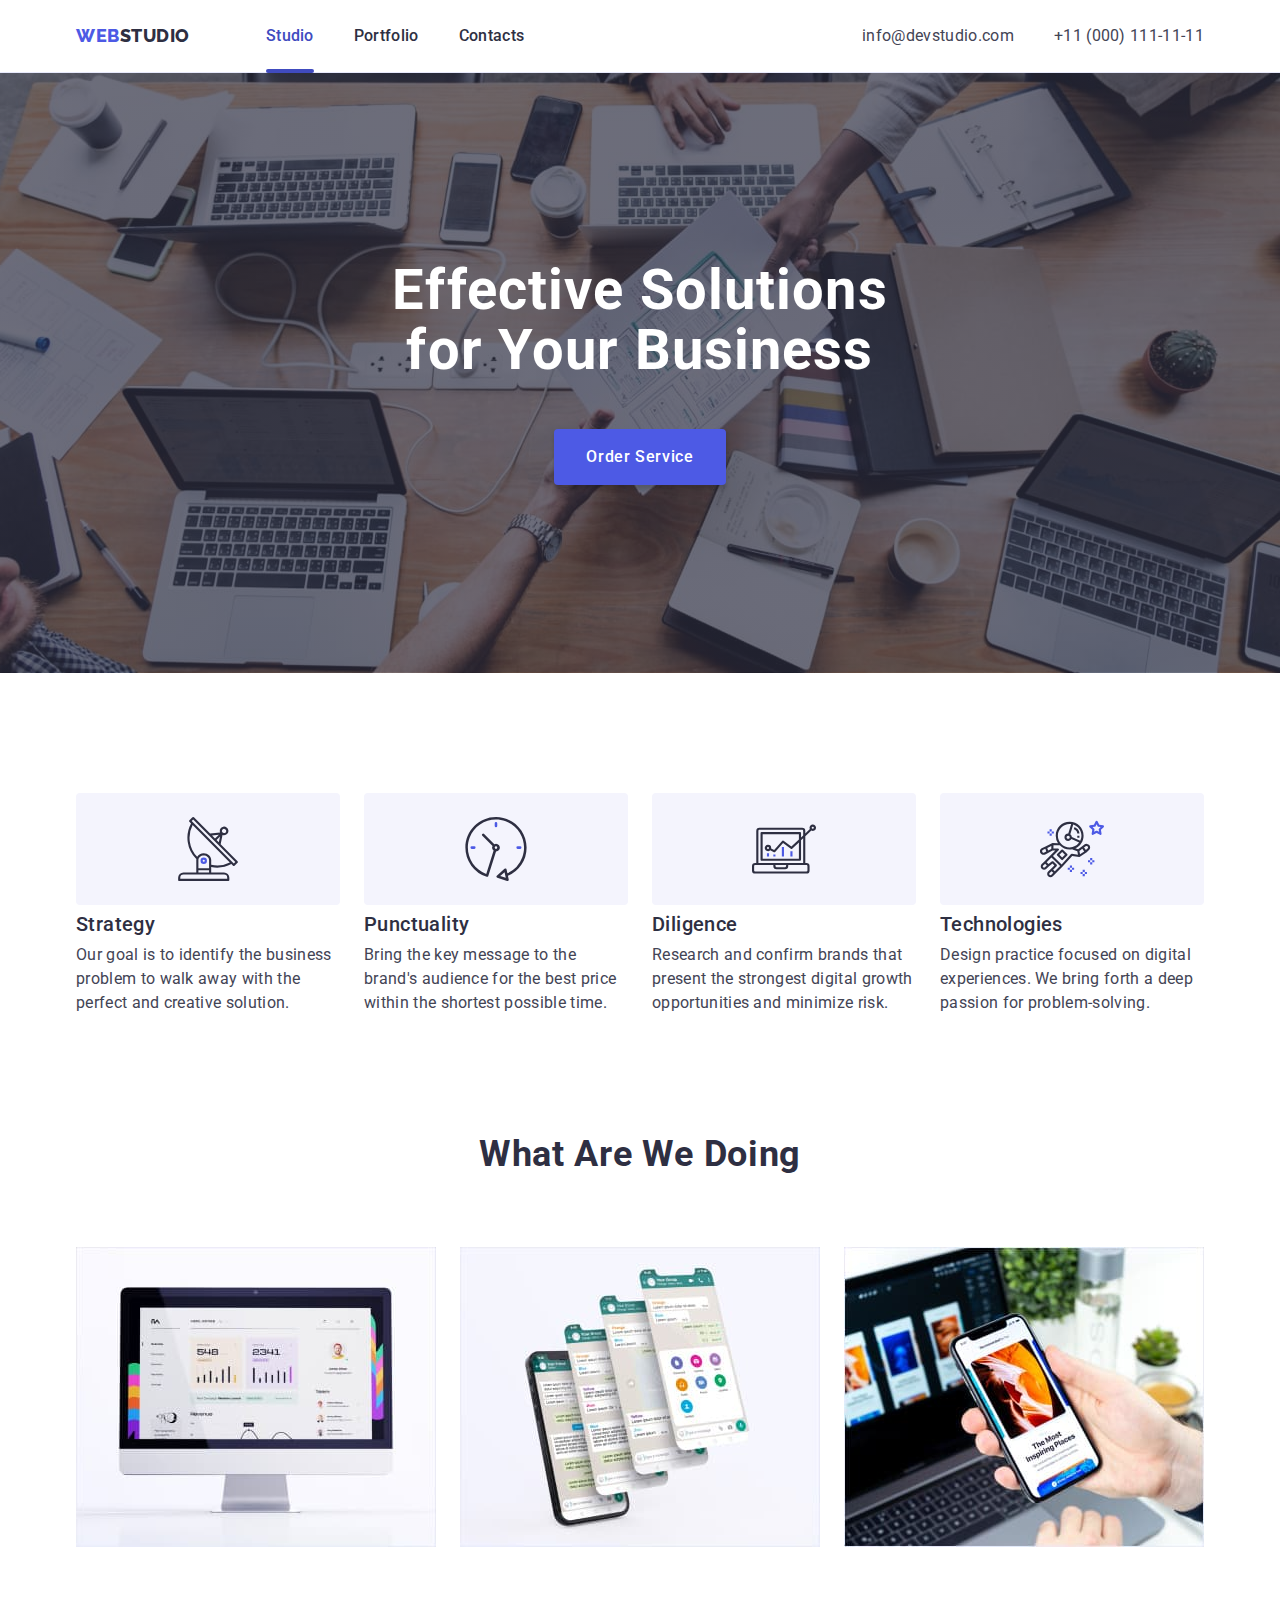
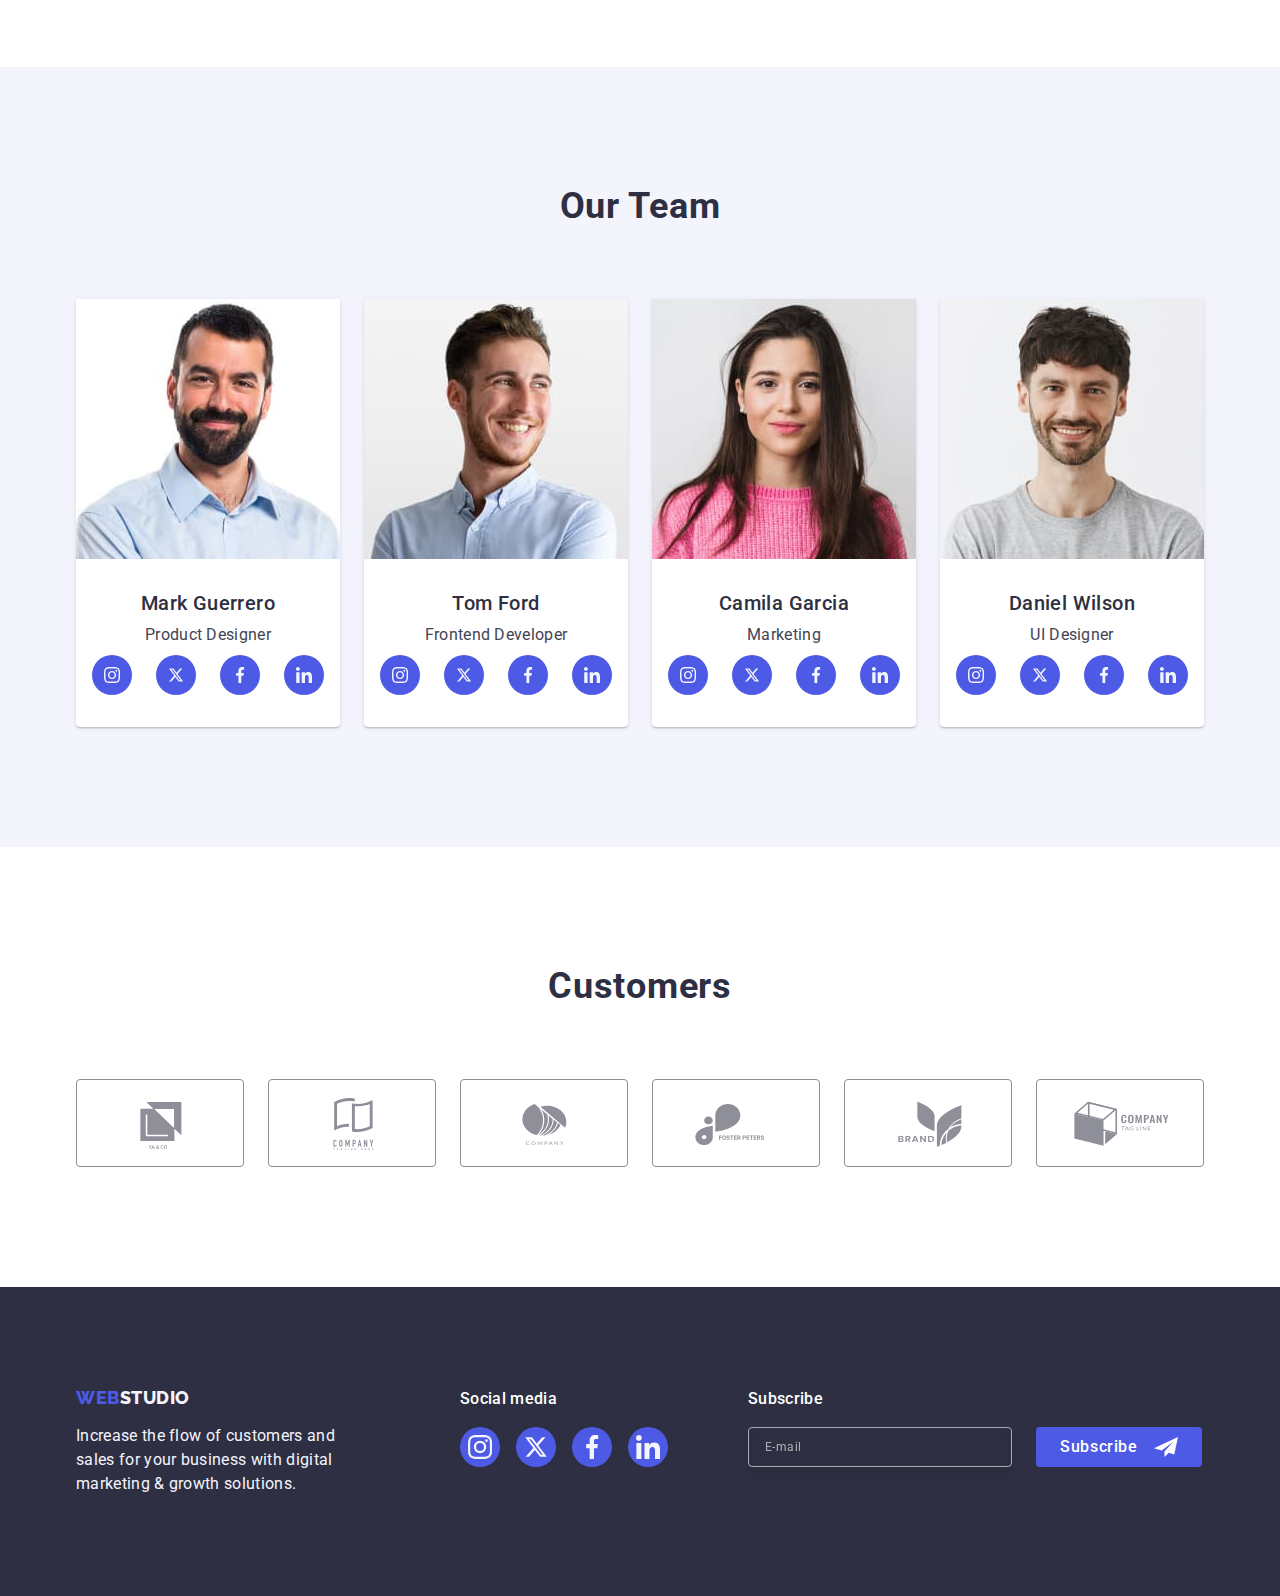
<file: index.html>
<!DOCTYPE html>
<html lang="en">
  <head>
    <meta charset="UTF-8" />
    <meta http-equiv="X-UA-Compatible" content="IE=edge" />
    <meta name="viewport" content="width=device-width, initial-scale=1.0" />
    <title>Web Studio</title>
    <link rel="shortcut icon" href="./images/Logo.svg" type="svg" />
    <link rel="preconnect" href="https://fonts.googleapis.com" />
    <link rel="preconnect" href="https://fonts.gstatic.com" crossorigin />
    <link
      href="https://fonts.googleapis.com/css2?family=Raleway:wght@800&family=Roboto:wght@400;500;700;900&display=swap"
      rel="stylesheet"
    />
    <link
      rel="stylesheet"
      href="https://cdn.jsdelivr.net/npm/modern-normalize@2.0.0/modern-normalize.min.css"
    />
    <link rel="stylesheet" href="./css/styles.css" />
    <link rel="stylesheet" href="./css/media.css" />
  </head>
  <body>
    <!--  HEADER -->

    <header class="page-header">
      <div class="container page-header-container">
        <nav class="list navigation">
          <a class="logo link" href="./index.html"
            >Web<span class="accent-logo-header">Studio</span>
          </a>
          <ul class="list header-list">
            <li class="header-item">
              <a class="header-link link linea-header" href="./index.html"
                >Studio</a
              >
            </li>
            <li class="header-item">
              <a class="header-link link" href="./portfolio.html">Portfolio</a>
            </li>
            <li class="header-item">
              <a class="header-link link" href="">Contacts</a>
            </li>
          </ul>
        </nav>
        <address class="contacts">
          <ul class="list header-list contact-list-tabl">
            <li>
              <a
                class="contact-phone-number link"
                href="mailto:info@devstudio.com"
                >info@devstudio.com</a
              >
            </li>
            <li>
              <a class="contact-phone-number link" href="tel:+110001111111"
                >+11 (000) 111-11-11</a
              >
            </li>
          </ul>
        </address>
        <button class="menu-open-btn" data-menu-open type="button">
          <svg class="modal-icon-open" width="32" height="22">
            <use href="./images/icons.svg#icon-mobile-menu"></use>
          </svg>
        </button>
      </div>
      <div class="mob-menu is-hidden" data-menu>
        <div>
          <button class="menu-close-btn" data-menu-close type="button">
            <svg class="modal-icon-close" width="8" height="8">
              <use href="./images/icons.svg#icon-close-black"></use>
            </svg>
          </button>
          <nav class="navigation-modal">
            <ul class="mob-header-list list">
              <li class="mob-header-item">
                <a
                  class="mob-activ-color mob-header-link link"
                  href="./index.html"
                  >Studio</a
                >
              </li>
              <li class="mob-header-item">
                <a class="link mob-header-link" href="./portfolio.html"
                  >Portfolio</a
                >
              </li>
              <li class="mob-header-item">
                <a class="link mob-header-link" href="">Contacts</a>
              </li>
            </ul>
          </nav>
        </div>
        <address class="mob-contacts mob-contact-nav">
          <ul class="list mob-contact-list">
            <li class="mob-contact-item-phone">
              <a class="mob-contact-phone-number link" href="tel:+110001111111"
                >+11 (000) 111-11-11</a
              >
            </li>
            <li class="mob-contact-item-email">
              <a
                class="mob-contact-email-number link"
                href="mailto:info@devstudio.com"
                >info@devstudio.com</a
              >
            </li>
          </ul>
          <ul class="mob-social-list list">
            <li class="mob-social-list-item">
              <a href="" class="mob-social-list-link">
                <svg class="mob-social-list-icon" width="24" height="24">
                  <use href="./images/icons.svg#icon-instagram"></use>
                </svg>
              </a>
            </li>
            <li class="mob-social-list-item">
              <a href="" class="mob-social-list-link">
                <svg class="mob-social-list-icon" width="24" height="24">
                  <use href="./images/icons.svg#icon-twitter"></use>
                </svg>
              </a>
            </li>
            <li class="mob-social-list-item">
              <a href="" class="mob-social-list-link">
                <svg class="mob-social-list-icon" width="24" height="24">
                  <use href="./images/icons.svg#icon-facebook"></use>
                </svg>
              </a>
            </li>
            <li class="mob-social-list-item">
              <a href="" class="mob-social-list-link">
                <svg class="mob-social-list-icon" width="24" height="24">
                  <use href="./images/icons.svg#icon-linkedin"></use>
                </svg>
              </a>
            </li>
          </ul>
        </address>
      </div>
    </header>
    <!-- HEADER -->

    <main>
      <!-- SECTION HERO -->
      <section class="section-hero">
        <div class="container hero-container">
          <h1 class="hero-title">Effective Solutions for Your Business</h1>
          <button data-modal-open class="hero-btn" type="button">
            Order Service
          </button>
        </div>
      </section>
      <!-- SECTION HERO -->

      <!-- SECTION WORK-->
      <section class="section-work">
        <div class="container">
          <h2 class="headings-h2 visually-hidden">Work</h2>
          <ul class="list work-list">
            <li class="work-cards">
              <div class="icon-container-work">
                <svg class="work-list-icon" width="64" height="64">
                  <use href="./images/icons.svg#icon-antenna"></use>
                </svg>
              </div>
              <h3 class="work-subheadings">Strategy</h3>
              <p class="work-description">
                Our goal is to identify the business problem to walk away with
                the perfect and creative solution.
              </p>
            </li>
            <li class="work-cards">
              <div class="icon-container-work">
                <svg class="work-list-icon" width="64" height="64">
                  <use href="./images/icons.svg#icon-clock"></use>
                </svg>
              </div>
              <h3 class="work-subheadings">Punctuality</h3>
              <p class="work-description">
                Bring the key message to the brand's audience for the best price
                within the shortest possible time.
              </p>
            </li>
            <li class="work-cards">
              <div class="icon-container-work">
                <svg class="work-list-icon" width="64" height="64">
                  <use href="./images/icons.svg#icon-diagram"></use>
                </svg>
              </div>
              <h3 class="work-subheadings">Diligence</h3>
              <p class="work-description">
                Research and confirm brands that present the strongest digital
                growth opportunities and minimize risk.
              </p>
            </li>
            <li class="work-cards">
              <div class="icon-container-work">
                <svg class="work-list-icon" width="64" height="64">
                  <use href="./images/icons.svg#icon-astronaut"></use>
                </svg>
              </div>
              <h3 class="work-subheadings">Technologies</h3>
              <p class="work-description">
                Design practice focused on digital experiences. We bring forth a
                deep passion for problem-solving.
              </p>
            </li>
          </ul>
        </div>
      </section>
      <!-- SECTION WORK -->

      <!-- SECTION - What are we doing -->
      <section class="section-doing">
        <div class="container">
          <h2 class="headings-h2">What are we doing</h2>
          <ul class="list processing-list">
            <li class="processing-cards">
              <img
                src="./images/our_work/img-1.jpg"
                srcset="./images/our_work/img-1-2x.jpg 2x"
                alt="Revenue"
                width="360"
                height="300"
              />
            </li>
            <li class="processing-cards">
              <img
                src="./images/our_work/img-2.jpg"
                srcset="./images/our_work/img-2-2x.jpg 2x"
                alt="Communication"
                width="360"
                height="300"
              />
            </li>
            <li class="processing-cards">
              <img
                src="./images/our_work/img-3.jpg"
                srcset="./images/our_work/img-3-2x.jpg 2x"
                alt="The Most Inspiring Places"
                width="360"
                height="300"
              />
            </li>
          </ul>
        </div>
      </section>
      <!-- SECTION - What are we doing -->

      <!-- SECTION - Our Team -->
      <section class="section-team">
        <div class="container">
          <h2 class="team-headings">Our Team</h2>
          <ul class="list team-list">
            <li class="team-cards">
              <img
                src="./images/our_team/img.jpg"
                srcset="./images/our_team/img-2x.jpg 2x"
                alt="Mark Guerrero"
                width="264"
                height="260"
              />
              <div class="team-text">
                <h3 class="team-subheadings">Mark Guerrero</h3>
                <p class="team-description">Product Designer</p>
                <ul class="social-list list">
                  <li class="social-list-item">
                    <a href="" class="social-list-link">
                      <svg class="social-list-icon" width="16" height="16">
                        <use href="./images/icons.svg#icon-instagram"></use>
                      </svg>
                    </a>
                  </li>
                  <li class="social-list-item">
                    <a href="" class="social-list-link">
                      <svg class="social-list-icon" width="16" height="16">
                        <use href="./images/icons.svg#icon-twitter"></use>
                      </svg>
                    </a>
                  </li>
                  <li class="social-list-item">
                    <a href="" class="social-list-link">
                      <svg class="social-list-icon" width="16" height="16">
                        <use href="./images/icons.svg#icon-facebook"></use>
                      </svg>
                    </a>
                  </li>
                  <li class="social-list-item">
                    <a href="" class="social-list-link">
                      <svg class="social-list-icon" width="16" height="16">
                        <use href="./images/icons.svg#icon-linkedin"></use>
                      </svg>
                    </a>
                  </li>
                </ul>
              </div>
            </li>
            <li class="team-cards">
              <img
                src="./images/our_team/img(1).jpg"
                srcset="./images/our_team/img(1)-2x.jpg 2x"
                alt="Tom Ford"
                width="264"
                height="260"
              />
              <div class="team-text">
                <h3 class="team-subheadings">Tom Ford</h3>
                <p class="team-description">Frontend Developer</p>
                <ul class="social-list list">
                  <li class="social-list-item">
                    <a href="" class="social-list-link">
                      <svg class="social-list-icon" width="16" height="16">
                        <use href="./images/icons.svg#icon-instagram"></use>
                      </svg>
                    </a>
                  </li>
                  <li class="social-list-item">
                    <a href="" class="social-list-link">
                      <svg class="social-list-icon" width="16" height="16">
                        <use href="./images/icons.svg#icon-twitter"></use>
                      </svg>
                    </a>
                  </li>
                  <li class="social-list-item">
                    <a href="" class="social-list-link">
                      <svg class="social-list-icon" width="16" height="16">
                        <use href="./images/icons.svg#icon-facebook"></use>
                      </svg>
                    </a>
                  </li>
                  <li class="social-list-item">
                    <a href="" class="social-list-link">
                      <svg class="social-list-icon" width="16" height="16">
                        <use href="./images/icons.svg#icon-linkedin"></use>
                      </svg>
                    </a>
                  </li>
                </ul>
              </div>
            </li>
            <li class="team-cards">
              <img
                src="./images/our_team/img(2).jpg"
                srcset="./images/our_team/img(2)-2x.jpg 2x"
                alt="Camila Garcia"
                width="264"
                height="260"
              />
              <div class="team-text">
                <h3 class="team-subheadings">Camila Garcia</h3>
                <p class="team-description">Marketing</p>
                <ul class="social-list list">
                  <li class="social-list-item">
                    <a href="" class="social-list-link">
                      <svg class="social-list-icon" width="16" height="16">
                        <use href="./images/icons.svg#icon-instagram"></use>
                      </svg>
                    </a>
                  </li>
                  <li class="social-list-item">
                    <a href="" class="social-list-link">
                      <svg class="social-list-icon" width="16" height="16">
                        <use href="./images/icons.svg#icon-twitter"></use>
                      </svg>
                    </a>
                  </li>
                  <li class="social-list-item">
                    <a href="" class="social-list-link">
                      <svg class="social-list-icon" width="16" height="16">
                        <use href="./images/icons.svg#icon-facebook"></use>
                      </svg>
                    </a>
                  </li>
                  <li class="social-list-item">
                    <a href="" class="social-list-link">
                      <svg class="social-list-icon" width="16" height="16">
                        <use href="./images/icons.svg#icon-linkedin"></use>
                      </svg>
                    </a>
                  </li>
                </ul>
              </div>
            </li>
            <li class="team-cards">
              <img
                src="./images/our_team/img(3).jpg"
                srcset="./images/our_team/img(3)-2x.jpg 2x"
                alt="Daniel Wilson"
                width="264"
                height="260"
              />
              <div class="team-text">
                <h3 class="team-subheadings">Daniel Wilson</h3>
                <p class="team-description">UI Designer</p>
                <ul class="social-list list">
                  <li class="social-list-item">
                    <a href="" class="social-list-link">
                      <svg class="social-list-icon" width="16" height="16">
                        <use href="./images/icons.svg#icon-instagram"></use>
                      </svg>
                    </a>
                  </li>
                  <li class="social-list-item">
                    <a href="" class="social-list-link">
                      <svg class="social-list-icon" width="16" height="16">
                        <use href="./images/icons.svg#icon-twitter"></use>
                      </svg>
                    </a>
                  </li>
                  <li class="social-list-item">
                    <a href="" class="social-list-link">
                      <svg class="social-list-icon" width="16" height="16">
                        <use href="./images/icons.svg#icon-facebook"></use>
                      </svg>
                    </a>
                  </li>
                  <li class="social-list-item">
                    <a href="" class="social-list-link">
                      <svg class="social-list-icon" width="16" height="16">
                        <use href="./images/icons.svg#icon-linkedin"></use>
                      </svg>
                    </a>
                  </li>
                </ul>
              </div>
            </li>
          </ul>
        </div>
      </section>
      <!-- SECTION - Our Team -->

      <!-- SECTION - CUSTOMERS -->
      <section class="section-customers">
        <div class="container">
          <h2 class="headings-h2">Customers</h2>
          <ul class="customers-list list">
            <li class="customers-item">
              <a href="" class="customers-link link">
                <svg class="customers-icon" width="104" height="56">
                  <use href="./images/icons.svg#icon-company_1"></use>
                </svg>
              </a>
            </li>
            <li class="customers-item">
              <a href="" class="customers-link link">
                <svg class="customers-icon" width="104" height="56">
                  <use href="./images/icons.svg#icon-company_2"></use>
                </svg>
              </a>
            </li>
            <li class="customers-item">
              <a href="" class="customers-link link">
                <svg class="customers-icon" width="104" height="56">
                  <use href="./images/icons.svg#icon-company_3"></use>
                </svg>
              </a>
            </li>
            <li class="customers-item">
              <a href="" class="customers-link link">
                <svg class="customers-icon" width="104" height="56">
                  <use href="./images/icons.svg#icon-company_4"></use>
                </svg>
              </a>
            </li>
            <li class="customers-item">
              <a href="" class="customers-link link">
                <svg class="customers-icon" width="104" height="56">
                  <use href="./images/icons.svg#icon-company_5"></use>
                </svg>
              </a>
            </li>
            <li class="customers-item">
              <a href="" class="customers-link link">
                <svg class="customers-icon" width="104" height="56">
                  <use href="./images/icons.svg#icon-company_6"></use>
                </svg>
              </a>
            </li>
          </ul>
        </div>
      </section>
      <!-- /SECTION - CUSTOMERS -->
    </main>

    <!-- FOOTER -->
    <footer class="footer-page">
      <div class="container footer-flex">
        <div class="footer-logo-container">
          <a class="logo-footer link" href="./index.html"
            >Web<span class="accent-logo-footer">Studio</span>
          </a>
          <p class="footer-description">
            Increase the flow of customers and sales for your business with
            digital marketing & growth solutions.
          </p>
        </div>
        <div class="social-footer">
          <p class="social-media-heading-input">Social media</p>
          <ul class="media-list list">
            <li class="media-list-item">
              <a href="" class="media-list-link">
                <svg class="media-list-icon" width="24" height="24">
                  <use href="./images/icons.svg#icon-instagram"></use>
                </svg>
              </a>
            </li>
            <li class="media-list-item">
              <a href="" class="media-list-link">
                <svg class="media-list-icon" width="24" height="24">
                  <use href="./images/icons.svg#icon-twitter"></use>
                </svg>
              </a>
            </li>
            <li class="media-list-item">
              <a href="" class="media-list-link">
                <svg class="media-list-icon" width="24" height="24">
                  <use href="./images/icons.svg#icon-facebook"></use>
                </svg>
              </a>
            </li>
            <li class="media-list-item">
              <a href="" class="media-list-link">
                <svg class="media-list-icon" width="24" height="24">
                  <use href="./images/icons.svg#icon-linkedin"></use>
                </svg>
              </a>
            </li>
          </ul>
        </div>
        <div class="input-footer">
          <p class="social-media-heading-input">Subscribe</p>
          <form class="form-footer">
            <label class="label-footer">
              <input
                class="input-footer-form"
                type="email"
                name="user-email"
                placeholder="E-mail"
              />
            </label>
            <button class="btn-footer-form" type="submit">
              Subscribe
              <svg class="icon-footer-form" width="24" height="24">
                <use href="./images/icons.svg#icon-send"></use>
              </svg>
            </button>
          </form>
        </div>
      </div>
    </footer>
    <!-- // FOOTER -->

    <!-- ---------------MODAL--------------------  -->
    <div class="backdrop is-hidden" data-modal>
      <div class="modal">
        <button class="modal-close-btn" data-modal-close type="button">
          <svg class="modal-btn-icon" width="8" height="8">
            <use href="./images/icons.svg#icon-close-black"></use>
          </svg>
        </button>
        <p class="modal-title">Leave your contacts and we will call you back</p>
        <form class="modal-form">
          <div class="modal-container">
            <label for="user-name" class="input-text">Name</label>
            <div class="input-wrap">
              <input
                class="modal-input"
                type="text"
                name="user-name"
                id="user-name"
              />
              <svg class="modal-icon" width="18" height="24">
                <use href="./images/icons.svg#icon-person-modal"></use>
              </svg>
            </div>
          </div>

          <div class="modal-container">
            <label for="phone-name" class="input-text">Phone</label>
            <div class="input-wrap">
              <input
                class="modal-input"
                type="tel"
                name="phone-name"
                id="phone-name"
                required
              />
              <svg class="modal-icon" width="18" height="24">
                <use href="./images/icons.svg#icon-phone-modal"></use>
              </svg>
            </div>
          </div>
          <div class="modal-container">
            <label for="email-name" class="input-text">Email</label>
            <div class="input-wrap">
              <input
                class="modal-input"
                type="email"
                name="email-name"
                id="email-name"
                required
              />
              <svg class="modal-icon" width="18" height="24">
                <use href="./images/icons.svg#icon-email-modal"></use>
              </svg>
            </div>
          </div>
          <div class="moda-field-textarea">
            <label for="user-comment" class="input-text">Comment </label>
            <textarea
              class="modal-textarea"
              name="user-comment"
              id="user-comment"
              placeholder="Text input"
              required
            ></textarea>
          </div>
          <div class="modal-field-checkbox">
            <input
              type="checkbox"
              name="user-privacy"
              id="user-privacy"
              class="input-check visually-hidden"
              value="true"
            />
            <label for="user-privacy" class="check-text">
              <span class="check-span">
                <svg class="check-icon" width="10" height="8">
                  <use href="./images/icons.svg#icon-vector"></use>
                </svg> </span
              >I accept the terms and conditions of the
              <a class="link privacy-link" href="">Privacy Policy</a>
            </label>
          </div>
          <button class="modal-btn" type="submit">Send</button>
        </form>
      </div>
    </div>
    <!-- ---------------MODAL--------------------  -->
    <script src="./js/modal.js"></script>
    <script src="./js/mobile-menu.js" type="module"></script>
  </body>
</html>
</file>
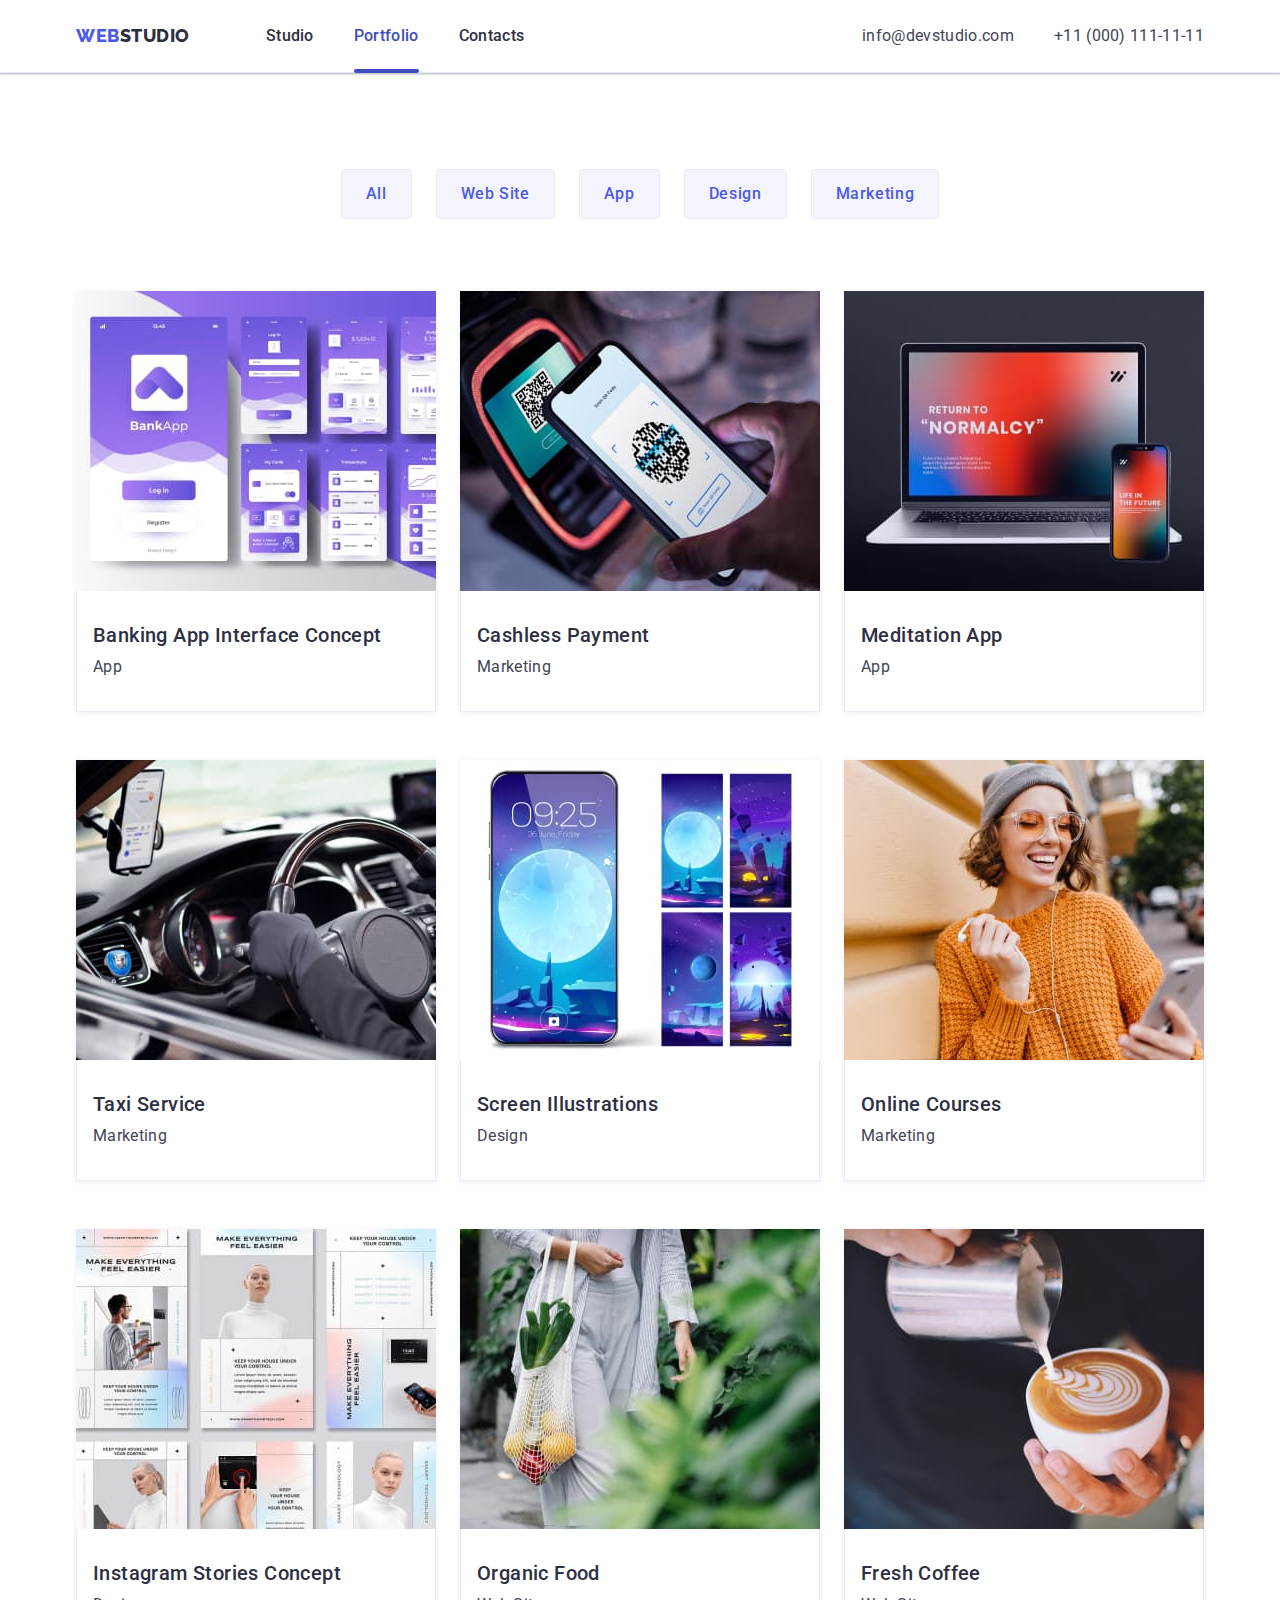
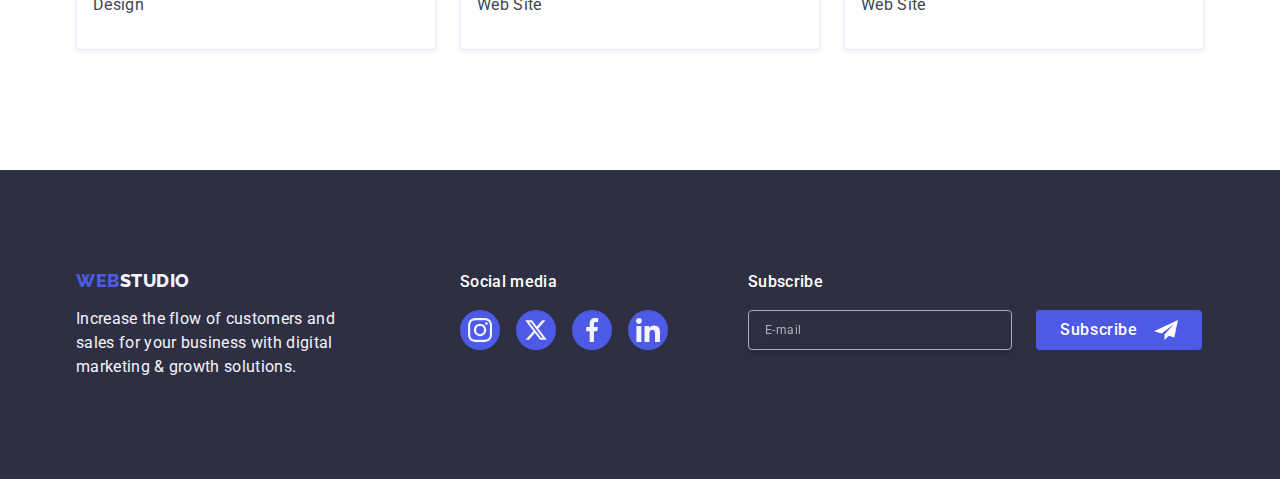
<file: portfolio.html>
<!DOCTYPE html>
<html lang="en">
  <head>
    <meta charset="UTF-8" />
    <meta http-equiv="X-UA-Compatible" content="IE=edge" />
    <meta name="viewport" content="width=device-width, initial-scale=1.0" />
    <title>Portfolio</title>
    <link rel="shortcut icon" href="./images/Logo.svg" type="image/svg" />
    <link rel="preconnect" href="https://fonts.googleapis.com" />
    <link rel="preconnect" href="https://fonts.gstatic.com" crossorigin />
    <link
      href="https://fonts.googleapis.com/css2?family=Raleway:wght@800&family=Roboto:wght@400;500;700;900&display=swap"
      rel="stylesheet"
    />
    <link
      rel="stylesheet"
      href="https://cdn.jsdelivr.net/npm/modern-normalize@2.0.0/modern-normalize.min.css"
    />
    <link rel="stylesheet" href="./css/styles.css" />
    <link rel="stylesheet" href="./css/media.css" />
  </head>
  <body>
    <!--  HEADER -->
    <header class="page-header">
      <div class="container page-header-container">
        <nav class="list navigation">
          <a class="logo link" href="./index.html"
            >Web<span class="accent-logo-header">Studio</span>
          </a>
          <ul class="list header-list">
            <li class="header-item">
              <a class="header-link link" href="./index.html">Studio</a>
            </li>
            <li class="header-item">
              <a class="header-link link linea-header" href="./portfolio.html"
                >Portfolio</a
              >
            </li>
            <li class="header-item">
              <a class="header-link link" href="">Contacts</a>
            </li>
          </ul>
        </nav>
        <address class="contacts">
          <ul class="list header-list contact-list-tabl">
            <li>
              <a
                class="contact-phone-number link"
                href="mailto:info@devstudio.com"
                >info@devstudio.com</a
              >
            </li>
            <li>
              <a class="contact-phone-number link" href="tel:+110001111111"
                >+11 (000) 111-11-11</a
              >
            </li>
          </ul>
        </address>
        <button class="menu-open-btn" data-menu-open type="button">
          <svg class="modal-icon-open" width="32" height="22">
            <use href="./images/icons.svg#icon-mobile-menu"></use>
          </svg>
        </button>
      </div>
      <div class="mob-menu is-hidden" data-menu>
        <div>
          <button class="menu-close-btn" data-menu-close type="button">
            <svg class="modal-icon-close" width="8" height="8">
              <use href="./images/icons.svg#icon-close-black"></use>
            </svg>
          </button>
          <nav class="navigation-modal">
            <ul class="mob-header-list list">
              <li class="mob-header-item">
                <a class="mob-header-link link" href="./index.html">Studio</a>
              </li>
              <li class="mob-header-item">
                <a
                  class="link mob-header-link mob-activ-color"
                  href="./portfolio.html"
                  >Portfolio</a
                >
              </li>
              <li class="mob-header-item">
                <a class="link mob-header-link" href="">Contacts</a>
              </li>
            </ul>
          </nav>
        </div>
        <address class="mob-contacts mob-contact-nav">
          <ul class="list mob-contact-list">
            <li class="mob-contact-item-phone">
              <a class="mob-contact-phone-number link" href="tel:+110001111111"
                >+11 (000) 111-11-11</a
              >
            </li>
            <li class="mob-contact-item-email">
              <a
                class="mob-contact-email-number link"
                href="mailto:info@devstudio.com"
                >info@devstudio.com</a
              >
            </li>
          </ul>
          <ul class="mob-social-list list">
            <li class="mob-social-list-item">
              <a href="" class="mob-social-list-link">
                <svg class="mob-social-list-icon" width="24" height="24">
                  <use href="./images/icons.svg#icon-instagram"></use>
                </svg>
              </a>
            </li>
            <li class="mob-social-list-item">
              <a href="" class="mob-social-list-link">
                <svg class="mob-social-list-icon" width="24" height="24">
                  <use href="./images/icons.svg#icon-twitter"></use>
                </svg>
              </a>
            </li>
            <li class="mob-social-list-item">
              <a href="" class="mob-social-list-link">
                <svg class="mob-social-list-icon" width="24" height="24">
                  <use href="./images/icons.svg#icon-facebook"></use>
                </svg>
              </a>
            </li>
            <li class="mob-social-list-item">
              <a href="" class="mob-social-list-link">
                <svg class="mob-social-list-icon" width="24" height="24">
                  <use href="./images/icons.svg#icon-linkedin"></use>
                </svg>
              </a>
            </li>
          </ul>
        </address>
      </div>
    </header>
    <!-- HEDER -->
    <!--  MAIN -->
    <main>
      <section class="navigation-page">
        <div class="container">
          <h1 class="visually-hidden">Page-navigation</h1>
          <ul class="list navigation-list">
            <li>
              <button class="btn-portfolio" type="button">All</button>
            </li>
            <li>
              <button class="btn-portfolio" type="button">Web Site</button>
            </li>
            <li>
              <button class="btn-portfolio" type="button">App</button>
            </li>
            <li>
              <button class="btn-portfolio" type="button">Design</button>
            </li>
            <li>
              <button class="btn-portfolio" type="button">Marketing</button>
            </li>
          </ul>
          <ul class="list portfolio-list">
            <li class="portfolio-cards">
              <a class="link portfolio-link" href="">
                <div class="overley-position">
                  <picture>
                    <source
                      srcset="
                        ./images/page2/img-des-1x.jpg 1x,
                        ./images/page2/img-des-2x.jpg 2x
                      "
                      media="(min-width: 1200px)"
                    />
                    <source
                      srcset="
                        ./images/page2/img-tab-1x.jpg 1x,
                        ./images/page2/img-tab-2x.jpg 2x
                      "
                      media="(min-width: 768px)"
                    />
                    <source
                      srcset="
                        ./images/page2/img-mob-1x.jpg 1x,
                        ./images/page2/img-mob-2x.jpg 2x
                      "
                      media="(min-width: 428px)"
                    />
                    <img src="./images/page2/img-mob-1x.jpg" alt="productos" />
                  </picture>
                  <p class="overley-cards">
                    14 Stylish and User-Friendly App Design Concepts · Task
                    Manager App · Calorie Tracker App · Exotic Fruit Ecommerce
                    App · Cloud Storage App
                  </p>
                </div>
                <div class="portfolio-text-cards">
                  <h2 class="portfolio-subheadings">
                    Banking App Interface Concept
                  </h2>
                  <p class="portfolio-description">App</p>
                </div>
              </a>
            </li>
            <li class="portfolio-cards">
              <a class="link portfolio-link" href="">
                <div class="overley-position">
                  <picture>
                    <source
                      srcset="
                        ./images/page2/img-1-des-1x.jpg 1x,
                        ./images/page2/img-1-des-2x.jpg 2x
                      "
                      media="(min-width: 1200px)"
                    />
                    <source
                      srcset="
                        ./images/page2/img-1-tab-1x.jpg 1x,
                        ./images/page2/img-1-tab-2x.jpg 2x
                      "
                      media="(min-width: 768px)"
                    />
                    <source
                      srcset="
                        ./images/page2/img-1-mob-1x.jpg 1x,
                        ./images/page2/img-1-mob-2x.jpg 2x
                      "
                      media="(min-width: 428px)"
                    />
                    <img
                      src="./images/page2/img-1-mob-1x.jpg"
                      alt="productos"
                    />
                  </picture>
                  <p class="overley-cards">
                    14 Stylish and User-Friendly App Design Concepts · Task
                    Manager App · Calorie Tracker App · Exotic Fruit Ecommerce
                    App · Cloud Storage App
                  </p>
                </div>
                <div class="portfolio-text-cards">
                  <h2 class="portfolio-subheadings">Cashless Payment</h2>
                  <p class="portfolio-description">Marketing</p>
                </div>
              </a>
            </li>
            <li class="portfolio-cards">
              <a class="link portfolio-link" href="">
                <div class="overley-position">
                  <picture>
                    <source
                      srcset="
                        ./images/page2/img-2-des-1x.jpg 1x,
                        ./images/page2/img-2-des-2x.jpg 2x
                      "
                      media="(min-width: 1200px)"
                    />
                    <source
                      srcset="
                        ./images/page2/img-2-tab-1x.jpg 1x,
                        ./images/page2/img-2-tab-2x.jpg 2x
                      "
                      media="(min-width: 768px)"
                    />
                    <source
                      srcset="
                        ./images/page2/img-2-mob-1x.jpg 1x,
                        ./images/page2/img-2-mob-2x.jpg 2x
                      "
                      media="(min-width: 428px)"
                    />
                    <img
                      src="./images/page2/img-2-mob-1x.jpg"
                      alt="productos"
                    />
                  </picture>

                  <p class="overley-cards">
                    14 Stylish and User-Friendly App Design Concepts · Task
                    Manager App · Calorie Tracker App · Exotic Fruit Ecommerce
                    App · Cloud Storage App
                  </p>
                </div>
                <div class="portfolio-text-cards">
                  <h2 class="portfolio-subheadings">Meditation App</h2>
                  <p class="portfolio-description">App</p>
                </div>
              </a>
            </li>
            <li class="portfolio-cards">
              <a class="link portfolio-link" href="">
                <div class="overley-position">
                  <picture>
                    <source
                      srcset="
                        ./images/page2/img-3-des-1x.jpg 1x,
                        ./images/page2/img-3-des-2x.jpg 2x
                      "
                      media="(min-width: 1200px)"
                    />
                    <source
                      srcset="
                        ./images/page2/img-3-tab-1x.jpg 1x,
                        ./images/page2/img-3-tab-2x.jpg 2x
                      "
                      media="(min-width: 768px)"
                    />
                    <source
                      srcset="
                        ./images/page2/img-3-mob-1x.jpg 1x,
                        ./images/page2/img-3-mob-2x.jpg 2x
                      "
                      media="(min-width: 428px)"
                    />
                    <img
                      src="./images/page2/img-3-mob-1x.jpg"
                      alt="productos"
                    />
                  </picture>
                  <p class="overley-cards">
                    14 Stylish and User-Friendly App Design Concepts · Task
                    Manager App · Calorie Tracker App · Exotic Fruit Ecommerce
                    App · Cloud Storage App
                  </p>
                </div>
                <div class="portfolio-text-cards">
                  <h2 class="portfolio-subheadings">Taxi Service</h2>
                  <p class="portfolio-description">Marketing</p>
                </div></a
              >
            </li>
            <li class="portfolio-cards">
              <a class="link portfolio-link" href="">
                <div class="overley-position">
                  <picture>
                    <source
                      srcset="
                        ./images/page2/img-4-des-1x.jpg 1x,
                        ./images/page2/img-4-des-2x.jpg 2x
                      "
                      media="(min-width: 1200px)"
                    />
                    <source
                      srcset="
                        ./images/page2/img-4-tab-1x.jpg 1x,
                        ./images/page2/img-4-tab-2x.jpg 2x
                      "
                      media="(min-width: 768px)"
                    />
                    <source
                      srcset="
                        ./images/page2/img-4-mob-1x.jpg 1x,
                        ./images/page2/img-4-mob-2x.jpg 2x
                      "
                      media="(min-width: 428px)"
                    />
                    <img
                      src="./images/page2/img-4-mob-1x.jpg"
                      alt="productos"
                    />
                  </picture>
                  <p class="overley-cards">
                    14 Stylish and User-Friendly App Design Concepts · Task
                    Manager App · Calorie Tracker App · Exotic Fruit Ecommerce
                    App · Cloud Storage App
                  </p>
                </div>
                <div class="portfolio-text-cards">
                  <h2 class="portfolio-subheadings">Screen Illustrations</h2>
                  <p class="portfolio-description">Design</p>
                </div></a
              >
            </li>
            <li class="portfolio-cards">
              <a class="link portfolio-link" href="">
                <div class="overley-position">
                  <picture>
                    <source
                      srcset="
                        ./images/page2/img-5-des-1x.jpg 1x,
                        ./images/page2/img-5-des-2x.jpg 2x
                      "
                      media="(min-width: 1200px)"
                    />
                    <source
                      srcset="
                        ./images/page2/img-5-tab-1x.jpg 1x,
                        ./images/page2/img-5-tab-2x.jpg 2x
                      "
                      media="(min-width: 768px)"
                    />
                    <source
                      srcset="
                        ./images/page2/img-5-mob-1x.jpg 1x,
                        ./images/page2/img-5-mob-2x.jpg 2x
                      "
                      media="(min-width: 428px)"
                    />
                    <img
                      src="./images/page2/img-5-mob-1x.jpg"
                      alt="productos"
                    />
                  </picture>
                  <p class="overley-cards">
                    14 Stylish and User-Friendly App Design Concepts · Task
                    Manager App · Calorie Tracker App · Exotic Fruit Ecommerce
                    App · Cloud Storage App
                  </p>
                </div>
                <div class="portfolio-text-cards">
                  <h2 class="portfolio-subheadings">Online Courses</h2>
                  <p class="portfolio-description">Marketing</p>
                </div></a
              >
            </li>
            <li class="portfolio-cards">
              <a class="link portfolio-link" href="">
                <div class="overley-position">
                  <picture>
                    <source
                      srcset="
                        ./images/page2/img-6-des-1x.jpg 1x,
                        ./images/page2/img-6-des-2x.jpg 2x
                      "
                      media="(min-width: 1200px)"
                    />
                    <source
                      srcset="
                        ./images/page2/img-6-tab-1x.jpg 1x,
                        ./images/page2/img-6-tab-2x.jpg 2x
                      "
                      media="(min-width: 768px)"
                    />
                    <source
                      srcset="
                        ./images/page2/img-6-mob-1x.jpg 1x,
                        ./images/page2/img-6-mob-2x.jpg 2x
                      "
                      media="(min-width: 428px)"
                    />
                    <img
                      src="./images/page2/img-6-mob-1x.jpg"
                      alt="productos"
                    />
                  </picture>
                  <p class="overley-cards">
                    14 Stylish and User-Friendly App Design Concepts · Task
                    Manager App · Calorie Tracker App · Exotic Fruit Ecommerce
                    App · Cloud Storage App
                  </p>
                </div>
                <div class="portfolio-text-cards">
                  <h2 class="portfolio-subheadings">
                    Instagram Stories Concept
                  </h2>
                  <p class="portfolio-description">Design</p>
                </div></a
              >
            </li>
            <li class="portfolio-cards">
              <a class="link portfolio-link" href="">
                <div class="overley-position">
                  <picture>
                    <source
                      srcset="
                        ./images/page2/img-7-des-1x.jpg 1x,
                        ./images/page2/img-7-des-2x.jpg 2x
                      "
                      media="(min-width: 1200px)"
                    />
                    <source
                      srcset="
                        ./images/page2/img-7-tab-1x.jpg 1x,
                        ./images/page2/img-7-tab-2x.jpg 2x
                      "
                      media="(min-width: 768px)"
                    />
                    <source
                      srcset="
                        ./images/page2/img-7-mob-1x.jpg 1x,
                        ./images/page2/img-7-mob-2x.jpg 2x
                      "
                      media="(min-width: 428px)"
                    />
                    <img
                      src="./images/page2/img-7-mob-1x.jpg"
                      alt="productos"
                    />
                  </picture>
                  <p class="overley-cards">
                    14 Stylish and User-Friendly App Design Concepts · Task
                    Manager App · Calorie Tracker App · Exotic Fruit Ecommerce
                    App · Cloud Storage App
                  </p>
                </div>
                <div class="portfolio-text-cards">
                  <h2 class="portfolio-subheadings">Organic Food</h2>
                  <p class="portfolio-description">Web Site</p>
                </div></a
              >
            </li>
            <li class="portfolio-cards">
              <a class="link portfolio-link" href="">
                <div class="overley-position">
                  <picture>
                    <source
                      srcset="
                        ./images/page2/img-8-des-1x.jpg 1x,
                        ./images/page2/img-8-des-2x.jpg 2x
                      "
                      media="(min-width: 1200px)"
                    />
                    <source
                      srcset="
                        ./images/page2/img-8-tab-1x.jpg 1x,
                        ./images/page2/img-8-tab-2x.jpg 2x
                      "
                      media="(min-width: 768px)"
                    />
                    <source
                      srcset="
                        ./images/page2/img-8-mob-1x.jpg 1x,
                        ./images/page2/img-8-mob-2x.jpg 2x
                      "
                      media="(min-width: 428px)"
                    />
                    <img
                      src="./images/page2/img-8-mob-1x.jpg"
                      alt="productos"
                    />
                  </picture>
                  <p class="overley-cards">
                    14 Stylish and User-Friendly App Design Concepts · Task
                    Manager App · Calorie Tracker App · Exotic Fruit Ecommerce
                    App · Cloud Storage App
                  </p>
                </div>
                <div class="portfolio-text-cards">
                  <h2 class="portfolio-subheadings">Fresh Coffee</h2>
                  <p class="portfolio-description">Web Site</p>
                </div></a
              >
            </li>
          </ul>
        </div>
      </section>
    </main>

    <!--   FOOTER -->
    <footer class="footer-page">
      <div class="container footer-flex">
        <div class="footer-logo-container">
          <a class="logo-footer link" href="./index.html"
            >Web<span class="accent-logo-footer">Studio</span>
          </a>
          <p class="footer-description">
            Increase the flow of customers and sales for your business with
            digital marketing & growth solutions.
          </p>
        </div>
        <div class="social-footer">
          <p class="social-media-heading-input">Social media</p>
          <ul class="media-list list">
            <li class="media-list-item">
              <a href="" class="media-list-link">
                <svg class="media-list-icon" width="24" height="24">
                  <use href="./images/icons.svg#icon-instagram"></use>
                </svg>
              </a>
            </li>
            <li class="media-list-item">
              <a href="" class="media-list-link">
                <svg class="media-list-icon" width="24" height="24">
                  <use href="./images/icons.svg#icon-twitter"></use>
                </svg>
              </a>
            </li>
            <li class="media-list-item">
              <a href="" class="media-list-link">
                <svg class="media-list-icon" width="24" height="24">
                  <use href="./images/icons.svg#icon-facebook"></use>
                </svg>
              </a>
            </li>
            <li class="media-list-item">
              <a href="" class="media-list-link">
                <svg class="media-list-icon" width="24" height="24">
                  <use href="./images/icons.svg#icon-linkedin"></use>
                </svg>
              </a>
            </li>
          </ul>
        </div>
        <div class="input-footer">
          <p class="social-media-heading-input">Subscribe</p>
          <form class="form-footer">
            <label class="label-footer">
              <input
                class="input-footer-form"
                type="email"
                name="user-email"
                placeholder="E-mail"
              />
            </label>
            <button class="btn-footer-form" type="submit">
              Subscribe
              <svg class="icon-footer-form" width="24" height="24">
                <use href="./images/icons.svg#icon-send"></use>
              </svg>
            </button>
          </form>
        </div>
      </div>
    </footer>
    <script src="./js/mobile-menu.js" type="module"></script>
  </body>
</html>
</file>
<file: css/styles.css>
:root {
  --primary-font: "Roboto", sans-serif;
  --secondary-font: "Raleway", sans-serif;
  --white-background: #ffffff;
  --primary-brand: #4d5ae5;
  --pressed-state: #404bbf;
  --body-text-color: #434455;
  --dark-color: #2e2f42;
  --light-background-color: #f4f4fd;
  --border-cards: #e7e9fc;
  --hover-footer: #31d0aa;
  --icon-customers: #8e8f99;
  --white-modal: #fcfcfc;
}
h1,
h2,
h3,
h4,
p {
  margin: 0;
}
img {
  display: block;
  max-width: 100%;
}
button {
  cursor: pointer;
}
.visually-hidden {
  position: absolute;
  width: 1px;
  height: 1px;
  margin: -1px;
  border: 0;
  padding: 0;
  white-space: nowrap;
  clip-path: inset(100%);
  clip: rect(0 0 0 0);
  overflow: hidden;
}
.link {
  text-decoration: none;
}
.list {
  list-style: none;
}
ul {
  list-style-type: none;
  margin: 0;
  padding-left: 0;
}
body {
  font-family: var(--primary-font);
  color: var(--body-text-color);
  background-color: var(--white-background);
}
.container {
  width: 100%;
  margin: 0 auto;
  padding-left: 15px;
  padding-right: 15px;
}
.section-work,
.section-team,
.section-customers {
  padding-top: 96px;
  padding-bottom: 96px;
}

/* ==========--------HEADER================== */

.page-header {
  border-bottom: 1px solid var(--border-cards);
  box-shadow: 0px 1px 6px 0px rgba(46, 47, 66, 0.08),
    0px 1px 1px 0px rgba(46, 47, 66, 0.16),
    0px 2px 1px 0px rgba(46, 47, 66, 0.08);
}
.page-header-container {
  display: flex;
  align-items: center;
  justify-content: space-between;
}
.logo {
  font-family: var(--secondary-font);
  font-weight: 800;
  font-size: 18px;
  line-height: 1.17;
  letter-spacing: 0.03em;
  text-transform: uppercase;
  color: var(--primary-brand);
  margin-right: 76px;
  transition: color 250ms cubic-bezier(0.4, 0, 0.2, 1);
}
.logo:hover,
.logo:focus {
  color: var(--pressed-state);
}
.accent-logo-header {
  color: var(--dark-color);
}
.header-list {
  display: none;
}
.menu-open-btn {
  display: inline-flex;
  border: none;
  background: none;
  stroke: var(--dark-color);
  padding-top: 24px;
  padding-bottom: 24px;
}
.mob-menu {
  position: fixed;
  top: 0;
  left: 0;
  z-index: 2;
  width: 100%;
  height: 100%;
  background-color: var(--white-background);
  padding: 80px 24px 40px 40px;
  display: flex;
  flex-direction: column;
  justify-content: space-between;
  pointer-events: visible;
}
.menu-close-btn {
  position: absolute;
  display: flex;
  width: 24px;
  height: 24px;
  right: 24px;
  top: 24px;
  border-radius: 50%;
  background-color: var(--border-cards);
  border: 1px solid rgba(0, 0, 0, 0.1);
  align-items: center;
  justify-content: center;
}
.mob-header-list {
  display: flex;
  flex-direction: column;
  gap: 40px;
  pointer-events: visible;
}

.mob-header-link {
  font-family: var(--primary-font);
  font-size: 36px;
  font-weight: 700;
  line-height: 1.11;
  letter-spacing: 0.02em;
  text-transform: capitalize;
  color: var(--dark-color);
}
.mob-activ-color.link {
  color: var(--pressed-state);
}
.mob-contact-list {
  display: flex;
  flex-direction: column;
  gap: 40px;
  margin-bottom: 48px;
}
.mob-contact-phone-number {
  font-family: var(--primary-font);
  font-weight: 700;
  font-size: 36px;
  font-style: normal;
  line-height: 1.11;
  letter-spacing: 0.02em;
  text-transform: capitalize;
  color: var(--primary-brand);
}
.mob-contact-email-number {
  font-family: var(--primary-font);
  font-weight: 500;
  font-size: 20px;
  line-height: 1.2;
  font-style: normal;
  color: var(--body-text-color);
}
.mob-social-list {
  display: flex;
  gap: 56px;
  align-items: center;
}
.mob-social-list-item {
  width: 40px;
  height: 40px;
  background-color: var(--primary-brand);
  border-radius: 50%;
  display: flex;
  justify-content: center;
  align-items: center;
}
.mob-social-list-link {
  display: flex;
  border-radius: 50%;
  justify-content: center;
  align-items: center;
  transition: background-color 250ms cubic-bezier(0.4, 0, 0.2, 1);
}
.mob-social-list-icon {
  fill: var(--white-background);
}
/* ====================== /HEADER =====================*/

/* ================== HERO===================== */

.section-hero {
  background-color: var(--dark-color);
  padding-top: 112px;
  padding-bottom: 112px;
  margin: 0 auto;
  background-position: center;
  background-size: cover;
  background-repeat: no-repeat;
  background-image: linear-gradient(
      rgba(46, 47, 66, 0.7),
      rgba(46, 47, 66, 0.7)
    ),
    url("../images/hero/hero_background_mob.jpg");
}

@media (min-device-pixel-ratio: 2),
  (min-resolution: 192dpi),
  (min-resolution: 2dppx) {
  .section-hero {
    background-image: linear-gradient(
        rgba(46, 47, 66, 0.7),
        rgba(46, 47, 66, 0.7)
      ),
      url("../images/hero/hero_background_mob_2x.jpg");
  }
}

.hero-container {
  display: flex;
  align-items: center;
  flex-direction: column;
}
.hero-title {
  font-family: var(--primary-font);
  font-size: 36px;
  line-height: 1.11;
  text-align: center;
  letter-spacing: 0.02em;
  color: var(--white-background);
  max-width: 320px;
  margin-bottom: 72px;
}
.hero-btn {
  font-family: var(--primary-font);
  font-weight: 500;
  font-size: 16px;
  line-height: 1.5;
  letter-spacing: 0.04em;
  color: var(--white-background);
  border-radius: 4px;
  border: transparent;
  background-color: var(--primary-brand);
  box-shadow: 0px 4px 4px 0px rgba(0, 0, 0, 0.15);
  padding: 16px 32px;
  min-width: 169px;
  transition: background-color 250ms cubic-bezier(0.4, 0, 0.2, 1);
}
.hero-btn:hover,
.hero-btn:focus {
  background-color: var(--pressed-state);
  color: var(--white-background);
}

/* ================== /HERO===================== */

/* ======================SECTION WORK ====================== */

.work-list {
  display: flex;
  flex-wrap: wrap;
  justify-content: center;
  gap: 72px;
}

.icon-container-work {
  display: none;
}

.work-subheadings {
  font-family: var(--primary-font);
  font-weight: 700;
  font-size: 36px;
  line-height: 1.11;
  letter-spacing: 0.02em;
  color: var(--dark-color);
  margin-bottom: 8px;
  text-align: center;
}

.work-description {
  font-family: var(--primary-font);
  font-weight: 500;
  font-size: 16px;
  line-height: 1.5;
  letter-spacing: 0.02em;
  color: var(--body-text-color);
}

/* ====================/SECTION WORK ====================== */

/* ====================What are we doing ====================== */
.section-doing {
  display: none;
}
.headings-h2 {
  font-family: var(--primary-font);
  font-size: 36px;
  line-height: 1.11;
  letter-spacing: 0.02em;
  text-align: center;
  text-transform: capitalize;
  color: var(--dark-color);
  margin-bottom: 72px;
}
/* ====================/What are we doing ====================== */

/* ================== Our TEAM===================== */
.section-team {
  background-color: var(--light-background-color);
}
.team-headings {
  font-family: var(--primary-font);
  font-size: 36px;
  line-height: 1.11;
  letter-spacing: 0.02em;
  text-align: center;
  text-transform: capitalize;
  color: var(--dark-color);
  margin-bottom: 72px;
}

.team-list {
  display: flex;
  flex-wrap: wrap;
  gap: 72px;
  justify-content: center;
}

.team-cards {
  background-color: var(--white-background);
  border-radius: 0px 0px 4px 4px;
  background: var(--white, #fff);
  box-shadow: 0px 2px 1px 0px rgba(46, 47, 66, 0.08),
    0px 1px 1px 0px rgba(46, 47, 66, 0.16),
    0px 1px 6px 0px rgba(46, 47, 66, 0.08);
}
.team-text {
  padding: 32px 0;
}

.team-subheadings {
  font-family: var(--primary-font);
  font-weight: 500;
  font-size: 20px;
  line-height: 1.2;
  letter-spacing: 0.02em;
  color: var(--dark-color);
  text-align: center;
  margin-bottom: 8px;
}
.team-description {
  font-family: var(--primary-font);
  font-size: 16px;
  line-height: 1.5;
  letter-spacing: 0.02em;
  color: var(--body-text-color);
  text-align: center;
}

.social-list {
  display: flex;
  gap: 24px;
  flex-wrap: wrap;
  justify-content: center;
  margin-top: 8px;
}

.social-list-link {
  width: 40px;
  height: 40px;
  display: flex;
  justify-content: center;
  align-items: center;
  background-color: var(--primary-brand);
  border-radius: 50%;
  transition: background-color 250ms cubic-bezier(0.4, 0, 0.2, 1);
}
.social-list-icon {
  fill: var(--light-background-color);
}

.social-list-item :hover,
.social-list-item :focus {
  background-color: var(--pressed-state);
}

/* ================== /Our TEAM===================== */

/* ================== CUSTOMERS===================== */

.customers-list {
  display: flex;
  flex-wrap: wrap;
  align-items: center;
  justify-content: center;
  column-gap: 16px;
  row-gap: 72px;
}
.customers-list :hover,
.customers-list :focus {
  color: var(--pressed-state);
  border-color: var(--pressed-state);
}

.customers-link {
  width: 190px;
  height: 88px;
  display: flex;
  align-items: center;
  justify-content: center;
  border-radius: 4px;
  border: 1px solid var(--icon-customers);
  color: var(--icon-customers);
  transition: border-color 250ms cubic-bezier(0.4, 0, 0.2, 1),
    color 250ms cubic-bezier(0.4, 0, 0.2, 1);
}

.customers-icon {
  fill: currentColor;
}

/* ================== /CUSTOMERS===================== */

/* ======================FOOTER==================== */
.footer-page {
  background-color: var(--dark-color);
  padding-top: 96px;
  padding-bottom: 96px;
}
.footer-flex {
  display: flex;
  flex-direction: column;
}
.footer-logo-container {
  display: flex;
  flex-direction: column;
  flex-wrap: wrap;
  align-items: center;
  margin-bottom: 72px;
}
.logo-footer {
  font-family: var(--secondary-font);
  font-weight: 800;
  font-size: 18px;
  line-height: 1.17;
  letter-spacing: 0.03em;
  text-transform: uppercase;
  color: var(--primary-brand);
  display: inline-block;
  margin-bottom: 16px;
  transition: color 250ms cubic-bezier(0.4, 0, 0.2, 1);
}
.accent-logo-footer {
  color: var(--light-background-color);
}
.footer-description {
  font-family: var(--primary-font);
  font-size: 16px;
  line-height: 1.5;
  letter-spacing: 0.02em;
  color: var(--light-background-color);
  max-width: 268px;
}
.social-footer {
  display: flex;
  flex-direction: column;
  align-items: center;
  margin-bottom: 72px;
}

.social-media-heading-input {
  font-family: var(--primary-font);
  font-weight: 500;
  font-size: 16px;
  line-height: 1.5;
  letter-spacing: 0.02em;
  color: var(--white-background);
  margin-bottom: 16px;
}
.media-list {
  display: flex;
  gap: 16px;
}

.media-list-link {
  width: 40px;
  height: 40px;
  display: flex;
  justify-content: center;
  align-items: center;
  fill: var(--white-background);
  background-color: var(--primary-brand);
  border-radius: 50%;
  transition: background-color 250ms cubic-bezier(0.4, 0, 0.2, 1);
}
.media-list-link:hover,
.media-list-link:focus {
  background-color: var(--hover-footer);
}
.media-list-icon {
  fill: var(--light-background-color);
}

.input-footer {
  display: flex;
  flex-direction: column;
  align-items: center;
  text-align: center;
}

.input-footer-form {
  width: 398px;
  height: 40px;
  font-family: var(--primary-font);
  font-size: 12px;
  line-height: 1.5;
  letter-spacing: 0.04em;
  padding-left: 16px;
  border-radius: 4px;
  background-color: transparent;
  border: 1px solid var(--white-background);
  box-shadow: 0px 4px 4px 0px rgba(0, 0, 0, 0.15);
  color: var(--white-background);
  outline: none;
  filter: drop-shadow(0px 4px 4px rgba(0, 0, 0, 0.15));
  opacity: 0.6;
}
.input-footer-form::placeholder {
  font-family: var(--primary-font);
  font-size: 12px;
  line-height: 2;
  letter-spacing: 0.04em;
  color: var(--white-background);
}

.btn-footer-form {
  font-family: var(--primary-font);
  font-weight: 500;
  min-width: 165px;
  height: 40px;
  font-size: 16px;
  line-height: 1.5;
  letter-spacing: 0.04em;
  color: var(--white-background);
  background-color: var(--primary-brand);
  display: inline-flex;
  padding: 8px 24px;
  justify-content: center;
  align-items: center;
  gap: 16px;
  border-radius: 4px;
  border: none;
  margin-top: 16px;
}
.icon-footer-form {
  fill: var(--white-background);
}

/* ======================/ FOOTER ==================== */

/* ===================PORTFOLIO=============== */
.navigation-page {
  padding-bottom: 120px;
  padding-top: 96px;
}

.navigation-list {
  display: flex;
  flex-wrap: wrap;
  gap: 24px;
  margin-bottom: 48px;
}

.btn-portfolio {
  font-family: var(--primary-font);
  font-weight: 500;
  font-size: 16px;
  line-height: 1.5;
  letter-spacing: 0.04em;
  color: var(--primary-brand);
  background-color: var(--light-background-color);
  padding: 12px 24px;
  border-radius: 4px;
  border: 1px solid var(--border-cards);
  transition: color 250ms cubic-bezier(0.4, 0, 0.2, 1),
    background-color 250ms cubic-bezier(0.4, 0, 0.2, 1),
    border-color 250ms cubic-bezier(0.4, 0, 0.2, 1),
    box-shadow 250ms cubic-bezier(0.4, 0, 0.2, 1);
}

.btn-portfolio:hover,
.btn-portfolio:focus {
  color: var(--white-background);
  background: var(--pressed-state);
  border: 1px solid transparent;
  box-shadow: 0px 3px 1px rgba(0, 0, 0, 0.1), 0px 2px 1px rgba(0, 0, 0, 0.08),
    0px 2px 2px rgba(0, 0, 0, 0.12);
}
.portfolio-list {
  display: flex;
  flex-wrap: wrap;
  row-gap: 48px;
  justify-content: space-between;
}

.portfolio-link {
  display: block;
  box-shadow: 0px 1px 6px 0px rgba(46, 47, 66, 0.08);
  transition: box-shadow 250ms cubic-bezier(0.4, 0, 0.2, 1);
}
.portfolio-link:hover,
.portfolio-link:focus {
  box-shadow: 0px 2px 1px 0px rgba(46, 47, 66, 0.08),
    0px 1px 1px 0px rgba(46, 47, 66, 0.16),
    0px 1px 6px 0px rgba(46, 47, 66, 0.08);
}
.overley-position {
  position: relative;
  overflow: hidden;
}

.overley-cards {
  position: absolute;
  width: 100%;
  height: 100%;
  top: 0;
  font-family: var(--primary-font);
  font-size: 16px;
  line-height: 1.5;
  letter-spacing: 0.02em;
  color: var(--light-background-color);
  padding: 40px 32px;
  left: 0;
  transform: translateY(100%);
  background-color: var(--primary-brand);
  transform: translateY(100%);
  transition: transform 250ms cubic-bezier(0.4, 0, 0.2, 1);
}
.portfolio-link:hover .overley-cards,
.portfolio-link:focus .overley-cards {
  transform: translateY(0);
}

.portfolio-text-cards {
  padding: 32px 16px;
  border: 1px solid var(--border-cards);
  border-top: none;
  transition: box-shadow 250ms cubic-bezier(0.4, 0, 0.2, 1);
}

.portfolio-subheadings {
  font-family: var(--primary-font);
  font-weight: 500;
  font-size: 20px;
  line-height: 1.2;
  letter-spacing: 0.02em;
  color: var(--dark-color);
  margin-bottom: 8px;
}

.portfolio-description {
  font-family: var(--primary-font);
  font-size: 16px;
  line-height: 1.5;
  letter-spacing: 0.02em;
  color: var(--body-text-color);
}

/* ===================PORTFOLIO=============== */

/* ===================MODAL=============== */
.backdrop {
  position: fixed;
  top: 0%;
  width: 100%;
  height: 100%;
  background-color: #2e2f4266;
  transition: opacity 250ms cubic-bezier(0.4, 0, 0.2, 1),
    visibility 250ms cubic-bezier(0.4, 0, 0.2, 1);
}

.modal {
  padding: 72px 24px 24px;
  width: 408px;
  min-height: 584px;
  background: var(--white-modal);
  border-radius: 4px;
  position: absolute;
  top: 50%;
  left: 50%;
  transform: translate(-50%, -50%) scale(1);
  transition: transform 250ms cubic-bezier(0.4, 0, 0.2, 1);

  box-shadow: 0px 1px 1px rgba(0, 0, 0, 0.14), 0px 1px 3px rgba(0, 0, 0, 0.12),
    0px 2px 1px rgba(0, 0, 0, 0.2);
}

.modal-close-btn {
  position: absolute;
  display: flex;
  width: 24px;
  height: 24px;
  top: 24px;
  right: 24px;
  border-radius: 50%;
  padding: 0;
  background-color: var(--border-cards);
  border: 1px solid rgba(0, 0, 0, 0.1);
  align-items: center;
  justify-content: center;
  transition: background-color 250ms cubic-bezier(0.4, 0, 0.2, 1),
    border 250ms cubic-bezier(0.4, 0, 0.2, 1);
}
.modal-close-btn:hover,
.modal-close-btn:focus {
  background-color: var(--pressed-state);
  fill: var(--white-background);
  border: none;
}
.modal-btn-icon {
  transition: fill 250ms cubic-bezier(0.4, 0, 0.2, 1);
}

.is-hidden {
  opacity: 0;
  visibility: hidden;
  pointer-events: none;
}

.modal-title {
  font-family: var(--primary-font);
  font-weight: 500;
  font-size: 16px;
  line-height: 1.5;
  text-align: center;
  letter-spacing: 0.02em;
  color: var(--dark-color);
  margin-bottom: 16px;
}
.modal-form {
  display: flex;
  flex-direction: column;
}

.modal-container {
  margin-bottom: 8px;
}

.input-text {
  display: block;
  font-family: var(--primary-font);
  font-size: 12px;
  line-height: 1.17;
  letter-spacing: 0.04em;
  color: var(--icon-customers);
  margin-bottom: 4px;
}

.input-wrap {
  position: relative;
}

.modal-input {
  width: 100%;
  height: 40px;
  border: 1px solid rgba(46, 47, 66, 0.4);
  border-radius: 4px;
  background-color: transparent;
  padding-left: 38px;
  outline: transparent;
  transition: border-color 250ms cubic-bezier(0.4, 0, 0.2, 1);
}
.modal-input:focus {
  border-color: var(--primary-brand);
}

.modal-icon {
  position: absolute;
  left: 16px;
  top: 50%;
  transform: translateY(-50%);
  transition: fill 250ms cubic-bezier(0.4, 0, 0.2, 1);
}

.modal-input:focus + .modal-icon {
  fill: var(--primary-brand);
}

.modal-field-textarea {
  margin-bottom: 16px;
}
.modal-textarea {
  width: 100%;
  height: 120px;
  border: 1px solid rgba(46, 47, 66, 0.4);
  border-radius: 4px;
  padding: 8px 16px;
  outline: transparent;
  font-family: var(--primary-font);
  font-size: 12px;
  line-height: 1.17;
  letter-spacing: 0.04em;
  color: rgba(46, 47, 66, 0.4);
  resize: none;
  background-color: transparent;
  transition: border-color 250ms cubic-bezier(0.4, 0, 0.2, 1);
}

.modal-textarea:focus {
  border-color: var(--primary-brand);
}

.modal-field-checkbox {
  margin-bottom: 24px;
}

.check-text {
  font-family: var(--primary-font);
  font-size: 12px;
  line-height: 1.17;
  letter-spacing: 0.04em;
  color: var(--icon-customers);
  transition: border-color 250ms cubic-bezier(0.4, 0, 0.2, 1);
}

.check-span {
  display: inline-flex;
  align-items: center;
  justify-content: center;
  fill: transparent;
  width: 16px;
  height: 16px;
  margin-right: 8px;
  border: 1px solid rgba(46, 47, 66, 0.4);
  border-radius: 2px;
  transition: background-color 250ms cubic-bezier(0.4, 0, 0.2, 1),
    border 250ms cubic-bezier(0.4, 0, 0.2, 1),
    fill 250ms cubic-bezier(0.4, 0, 0.2, 1);
}

.input-check:checked + .check-text span {
  background-color: var(--pressed-state);
  border: none;
  fill: var(--light-background-color);
}

.input-check:focus + .check-text span {
  border-color: var(--primary-brand);
}

.privacy-link {
  color: var(--primary-brand);
  text-decoration-line: underline;
}

.modal-btn {
  display: block;
  font-family: var(--primary-font);
  font-weight: 500;
  min-width: 169px;
  height: 56px;
  font-size: 16px;
  line-height: 1.5;
  letter-spacing: 0.04em;
  color: var(--white-background);
  padding: 16px 32px;
  box-shadow: 0px 4px 4px rgba(0, 0, 0, 0.15);
  background: var(--primary-brand);
  border-radius: 4px;
  border: none;
  margin: 0 auto;
  transition: background-color 250ms cubic-bezier(0.4, 0, 0.2, 1);
}

/* ===================MODAL=============== */
</file>
<file: css/media.css>
/* ================WIDTH 320-427================= */
@media (min-width: 320px) and (max-width: 427px) {
  .modal {
    width: 320px;
  }

  .modal-title {
    font-size: 12px;
  }

  .check-text {
    font-size: 9px;
  }

  .mob-contact-item-phone a {
    font-size: 26px;
  }
  .mob-social-list {
    gap: 34px;
  }
  .hero-title {
    font-size: 32px;
    max-width: 320px;
  }
  .input-footer-form {
    width: 100%;
  }
}
/* ================////WIDTH 320-427================= */

/* ================WIDTH 428-767================= */

@media (min-width: 428px) {
  .container {
    width: 428px;
    padding-left: 15px;
    padding-right: 15px;
    margin-left: auto;
    margin-right: auto;
  }
  .hero-title {
    max-width: 320px;
  }
  .input-footer-form {
    width: 398px;
  }
}
/* ================////WIDTH 428-767================= */

/* ================WIDTH 768-1158================= */
@media (min-width: 768px) {
  .container {
    width: 768px;
    padding-left: 15px;
    padding-right: 15px;
    margin-left: auto;
    margin-right: auto;
  }
  .navigation {
    display: flex;
    align-items: center;
    margin-right: auto;
  }
  .header-list {
    display: flex;
    align-items: center;
    gap: 40px;
  }
  .header-link {
    font-weight: 500;
    font-size: 16px;
    line-height: 1.5;
    letter-spacing: 0.02em;
    color: var(--dark-color);
    display: block;
    padding: 24px 0;
    transition: color 250ms cubic-bezier(0.4, 0, 0.2, 1);
  }
  .header-link:hover,
  .header-link:focus {
    color: var(--pressed-state);
  }
  .contacts {
    font-style: normal;
  }
  .contact-list-tabl {
    display: flex;
    flex-direction: column;
    gap: 12px;
  }
  .contact-phone-number {
    font-family: var(--primary-font);
    font-size: 12px;
    line-height: 1.16;
    letter-spacing: 0.04em;
    color: var(--body-text-color);
    transition: color 250ms cubic-bezier(0.4, 0, 0.2, 1);
  }
  .contact-phone-number:hover,
  .contact-phone-number:focus {
    color: var(--pressed-state);
  }
  .linea-header {
    position: relative;
    color: var(--pressed-state);
  }
  .linea-header::after {
    position: absolute;
    content: "";
    bottom: -1px;
    height: 4px;
    background: var(--pressed-state);
    border-radius: 2px;
    display: block;
    width: 100%;
  }
  .menu-open-btn {
    display: none;
  }

  .section-hero {
    background-image: linear-gradient(
        rgba(46, 47, 66, 0.7),
        rgba(46, 47, 66, 0.7)
      ),
      url("../images/hero/hero_backgroud.jpg");
  }

  @media (min-device-pixel-ratio: 2),
    (min-resolution: 192dpi),
    (min-resolution: 2dppx) {
    .section-hero {
      background-image: linear-gradient(
          rgba(46, 47, 66, 0.7),
          rgba(46, 47, 66, 0.7)
        ),
        url("../images/hero/hero_background_2x.jpg");
    }
  }
  .hero-title {
    font-size: 56px;
    line-height: 1.07;
    text-align: center;
    letter-spacing: 0.02em;
    color: var(--white-background);
    max-width: 496px;
    margin-bottom: 36px;
  }
  .work-cards {
    width: calc((100% - 24px) / 2);
  }
  .work-list {
    row-gap: 72px;
    column-gap: 24px;
  }
  .work-subheadings {
    text-align: start;
  }
  .team-list {
    row-gap: 64px;
    column-gap: 24px;
  }
  .customers-list {
    column-gap: 24px;
  }
  .customers-link {
    width: 168px;
  }

  .footer-flex {
    align-items: baseline;
    flex-direction: row;
    flex-wrap: wrap;
    max-width: 582px;
  }
  .footer-logo-container {
    align-items: start;
    margin-right: 24px;
  }
  .footer-description {
    max-width: 264px;
  }

  .social-footer {
    align-items: start;
  }
  .input-footer {
    align-items: start;
  }
  .input-footer-form {
    width: 264px;
  }
  .btn-footer-form {
    margin-left: 24px;
    margin-top: 0;
  }
  .navigation-list {
    margin-bottom: 64px;
    justify-content: center;
  }
  .portfolio-list {
    row-gap: 72px;
  }
  .portfolio-cards {
    flex-basis: calc((100% - 24px) / 2);
  }
}
/* ================////WIDTH 768-1158================= */

/* ================WIDTH  1158================= */
@media (min-width: 1158px) {
  .container {
    width: 1158px;
    padding-left: 15px;
    padding-right: 15px;
    margin-left: auto;
    margin-right: auto;
  }
  .section-work,
  .section-team,
  .section-customers {
    padding-top: 120px;
    padding-bottom: 120px;
  }
  .header-list {
    flex-direction: row;
    align-items: center;
    gap: 40px;
  }
  .contact-phone-number {
    font-size: 16px;
    line-height: 1.5;
    letter-spacing: 0.02em;
    color: var(--body-text-color);
    padding: 24px 0;
    transition: color 250ms cubic-bezier(0.4, 0, 0.2, 1);
  }
  .section-hero {
    padding-top: 188px;
    padding-bottom: 188px;
  }
  .hero-title {
    margin-bottom: 48px;
  }

  .work-cards {
    width: calc((100% - 72px) / 4);
  }
  .work-list {
    gap: 24px;
  }
  .work-subheadings {
    font-size: 20px;
    font-weight: 500;
  }
  .work-description {
    font-weight: 400;
  }
  .icon-container-work {
    display: flex;
    align-items: center;
    justify-content: center;
    height: 112px;
    background-color: var(--light-background-color);
    border-radius: 4px;
    margin-bottom: 8px;
  }
  .section-doing {
    padding-bottom: 120px;
    display: flex;
  }
  .processing-list {
    display: flex;
    flex-wrap: wrap;
    gap: 24px;
  }
  .customers-list {
    gap: 24px;
  }
  .footer-flex {
    flex-wrap: nowrap;
    max-width: none;
  }
  .footer-page {
    padding-top: 100px;
    padding-bottom: 100px;
  }
  .footer-logo-container {
    margin-right: 120px;
    margin-bottom: 0;
  }
  .social-footer {
    margin-right: 80px;
    margin-bottom: 0;
  }
  .btn-footer-form {
    margin: 0;
  }
  .form-footer {
    display: flex;
    gap: 24px;
  }
  .navigation-list {
    margin-bottom: 72px;
  }
  .portfolio-list {
    row-gap: 48px;
  }
  .portfolio-cards {
    flex-basis: calc((100% - 48px) / 3);
  }
}
/* ================/// WIDTH1158================= */
</file>
